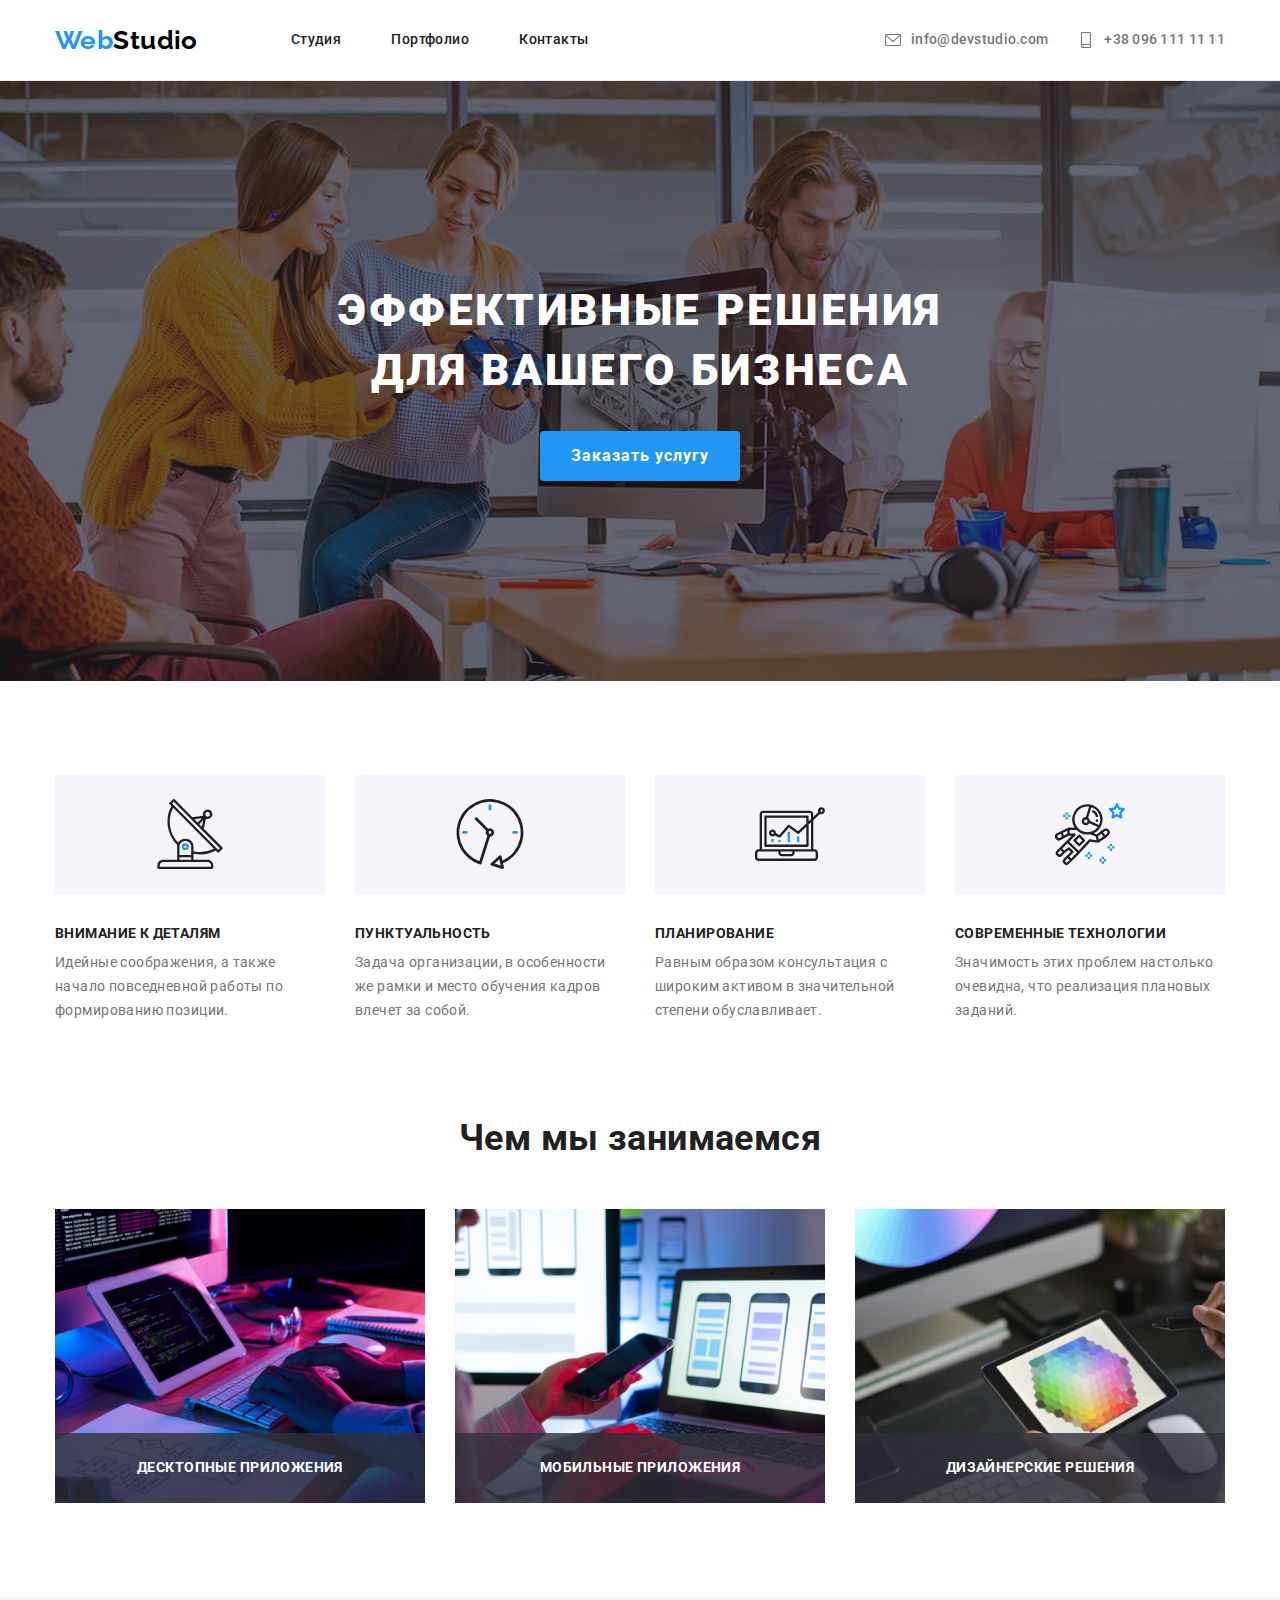
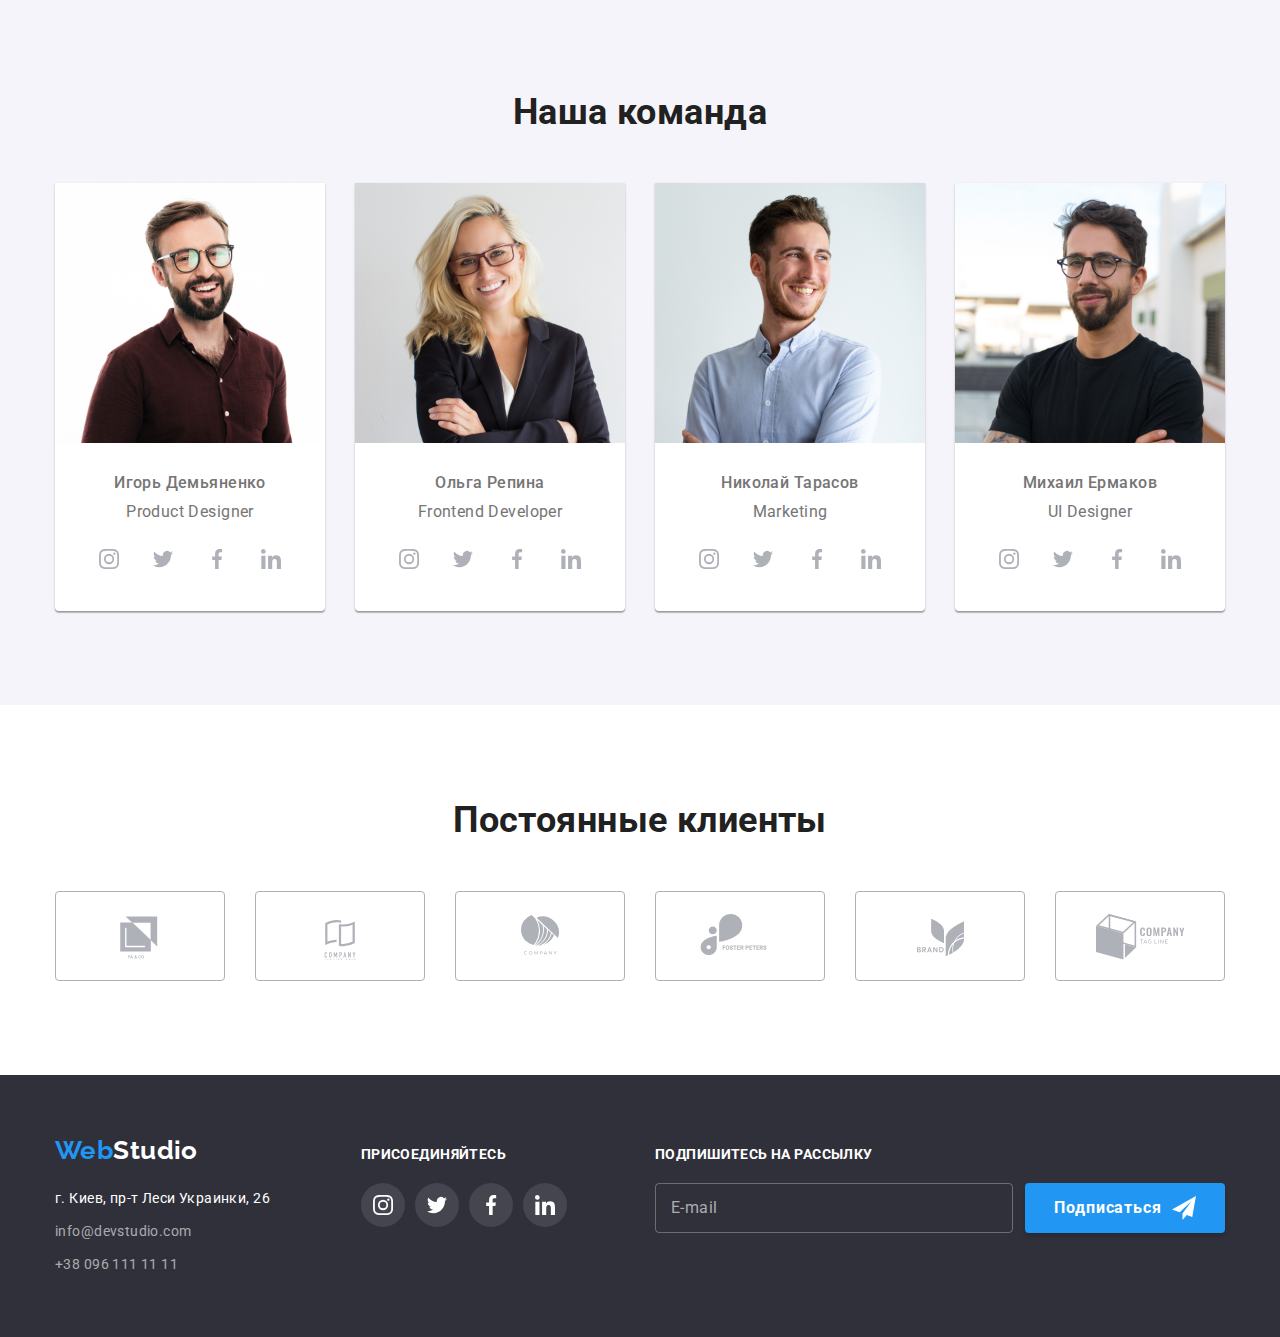
<file: index.html>
<!DOCTYPE html>
<html lang="ru">

<head>
  <meta charset="UTF-8" />
  <meta name="viewport" content="width=device-width, initial-scale=1.0" />
  <title>Document</title>
  <link rel="stylesheet" href="./css/main.min.css" />
  <link rel="preconnect" href="https://fonts.gstatic.com" />
  <link href="https://fonts.googleapis.com/css2?family=Raleway:wght@700&family=Roboto:wght@400;500;700;900&display=swap"
    rel="stylesheet" />
  <link rel="stylesheet" href="https://cdnjs.com/libraries/modern-normalize/1.0.0" />
</head>

<body>
  <!-- header  -->
  <header class="header">
    <div class="conteiner">
      <a href="./index.html" class="logo"> Web<span class="logo-text">Studio</span> </a>
      <nav>
        <ul class="header-nav">
          <li class="header-list"><a href="./index.html" class="header-links">Студия</a></li>
          <li class="header-list"><a href="./portfolio.html" class="header-links">Портфолио</a></li>
          <li class="header-list"><a href="" class="header-links">Контакты</a></li>
        </ul>
      </nav>
      <div class="header-address">
        <a href="mailto:info@devstudio.com" class="header-address-link">
          <svg class="header-address-img">
            <use href="./img/icon/sprite.svg#icon-envelope"></use>
          </svg>
          <span class="header-address-text">info@devstudio.com</span>
        </a>
        <a href="tel:+380961111111" class="header-address-link">
          <svg class="header-address-img">
            <use href="./img/icon/sprite.svg#icon-smartphone"></use>
          </svg>
          <span class="header-address-text"> +38 096 111 11 11</span></a>
      </div>
    </div>
  </header>

  <!-- ===================MAIN BLOCK =====++=========== -->
  <main>
    <!-- Шапка -->
    <section class="hero">
      <div class="conteiner">
        <h1 class="titul-one">Эффективные решения для вашего бизнеса</h1>
        <button class="button-all" data-modal-open>Заказать услугу</button>
      </div>

    </section>

    <!-- Особенности -->
    <section class="features">
      <div class="conteiner">
        <h2 class="titul-two">Особенности</h2>
        <ul class="features-box">
          <li class="features-list">
            <button class="features-img">
              <svg class="sign">
                <use href="./img/icon/sprite.svg#icon-antenna_1"></use>
              </svg>
            </button>
            <h3 class="titul-three">Внимание к деталям</h3>
            <p>Идейные соображения, а также начало повседневной работы по формированию позиции.</p>
          </li>
          <li class="features-list">
            <button class="features-img">
              <svg class="sign">
                <use href="./img/icon/sprite.svg#icon-clock_1"></use>
              </svg>
            </button>
            <h3 class="titul-three">Пунктуальность</h3>
            <p>Задача организации, в особенности же рамки и место обучения кадров влечет за собой.</p>
          </li>
          <li class="features-list">
            <button class="features-img">
              <svg class="sign">
                <use href="./img/icon/sprite.svg#icon-diagram_1"></use>
              </svg>
            </button>
            <h3 class="titul-three">Планирование</h3>
            <p>Равным образом консультация с широким активом в значительной степени обуславливает.</p>
          </li>
          <li class="features-list">
            <button class="features-img">
              <svg class="sign">
                <use href="./img/icon/sprite.svg#icon-astronaut_1"></use>
              </svg>
            </button>
            <h3 class="titul-three">Современные технологии</h3>
            <p>Значимость этих проблем настолько очевидна, что реализация плановых заданий.</p>
          </li>
        </ul>
      </div>
    </section>

    <!-- Чем мы занимаемся -->
    <section class="doing">
      <div class="conteiner">
        <h2 class="titul-two">Чем мы занимаемся</h2>
        <ul class="doing-box">
          <li class="doing-list">
            <img src="./img/img1.png" width="370" alt="img1" />
            <div class="doing-block">
              <p class="doing-text">Десктопные приложения</p>
            </div>
          </li>
          <li class="doing-list">
            <img src="./img/img2.png" width="370" alt="img2" />
            <div class="doing-block">
              <p class="doing-text">Мобильные приложения</p>
            </div>
          </li>
          <li class="doing-list">
            <img src="./img/img3.png" width="370" alt="img3" />
            <div class="doing-block">
              <p class="doing-text">Дизайнерские решения</p>
            </div>
          </li>
        </ul>
      </div>
    </section>

    <!-- Наша команда -->
    <section class="team">
      <div class="conteiner">
        <h2 class="titul-two">Наша команда</h2>
        <ul class="team-box">
          <li class="team-list">
            <img src="./img/team1.jpg" width="270" alt="Игорь Демьяненко" />
            <div class="team-info">
              <h3 class="team-name">Игорь Демьяненко</h3>
              <p class="profession">Product Designer</p>
              <ul class="icon-block">
                <li class="icon-list">
                  <a href="" class="icon-link">
                    <svg class="icon-img">
                      <use href="./img/icon/sprite.svg#icon-instagram"></use>
                    </svg>
                  </a>
                </li>
                <li class="icon-list">
                  <a href="" class="icon-link">
                    <svg class="icon-img">
                      <use href="./img/icon/sprite.svg#icon-twitter"></use>
                    </svg>
                  </a>
                </li>
                <li class="icon-list">
                  <a href="" class="icon-link">
                    <svg class="icon-img">
                      <use href="./img/icon/sprite.svg#icon-facebook"></use>
                    </svg>
                  </a>
                </li>
                <li class="icon-list">
                  <a href="" class="icon-link">
                    <svg class="icon-img">
                      <use href="./img/icon/sprite.svg#icon-linkedin"></use>
                    </svg>
                  </a>
                </li>
              </ul>
            </div>
          </li>
          <li class="team-list">
            <img src="./img/team2.jpg" width="270" alt="Ольга Репина" />
            <div class="team-info">
              <h3 class="team-name">Ольга Репина</h3>
              <p class="profession">Frontend Developer</p>
              <ul class="icon-block">
                <li class="icon-list">
                  <a href="" class="icon-link">
                    <svg class="icon-img">
                      <use href="./img/icon/sprite.svg#icon-instagram"></use>
                    </svg>
                  </a>
                </li>
                <li class="icon-list">
                  <a href="" class="icon-link">
                    <svg class="icon-img">
                      <use href="./img/icon/sprite.svg#icon-twitter"></use>
                    </svg>
                  </a>
                </li>
                <li class="icon-list">
                  <a href="" class="icon-link">
                    <svg class="icon-img">
                      <use href="./img/icon/sprite.svg#icon-facebook"></use>
                    </svg>
                  </a>
                </li>
                <li class="icon-list">
                  <a href="" class="icon-link">
                    <svg class="icon-img">
                      <use href="./img/icon/sprite.svg#icon-linkedin"></use>
                    </svg>
                  </a>
                </li>
              </ul>
            </div>
          </li>
          <li class="team-list">
            <img src="./img/team3.jpg" width="270" alt="Николай Тарасов" />
            <div class="team-info">
              <h3 class="team-name">Николай Тарасов</h3>
              <p class="profession">Marketing</p>
              <ul class="icon-block">
                <li class="icon-list">
                  <a href="" class="icon-link">
                    <svg class="icon-img">
                      <use href="./img/icon/sprite.svg#icon-instagram"></use>
                    </svg>
                  </a>
                </li>
                <li class="icon-list">
                  <a href="" class="icon-link">
                    <svg class="icon-img">
                      <use href="./img/icon/sprite.svg#icon-twitter"></use>
                    </svg>
                  </a>
                </li>
                <li class="icon-list">
                  <a href="" class="icon-link">
                    <svg class="icon-img">
                      <use href="./img/icon/sprite.svg#icon-facebook"></use>
                    </svg>
                  </a>
                </li>
                <li class="icon-list">
                  <a href="" class="icon-link">
                    <svg class="icon-img">
                      <use href="./img/icon/sprite.svg#icon-linkedin"></use>
                    </svg>
                  </a>
                </li>
              </ul>
            </div>
          </li>
          <li class="team-list">
            <img src="./img/team4.jpg" width="270" alt="Михаил Ермаков" />
            <div class="team-info">
              <h3 class="team-name">Михаил Ермаков</h3>
              <p class="profession">UI Designer</p>
              <ul class="icon-block">
                <li class="icon-list">
                  <a href="" class="icon-link">
                    <svg class="icon-img">
                      <use href="./img/icon/sprite.svg#icon-instagram"></use>
                    </svg>
                  </a>
                </li>
                <li class="icon-list">
                  <a href="" class="icon-link">
                    <svg class="icon-img">
                      <use href="./img/icon/sprite.svg#icon-twitter"></use>
                    </svg>
                  </a>
                </li>
                <li class="icon-list">
                  <a href="" class="icon-link">
                    <svg class="icon-img">
                      <use href="./img/icon/sprite.svg#icon-facebook"></use>
                    </svg>
                  </a>
                </li>
                <li class="icon-list">
                  <a href="" class="icon-link">
                    <svg class="icon-img">
                      <use href="./img/icon/sprite.svg#icon-linkedin"></use>
                    </svg>
                  </a>
                </li>
              </ul>
            </div>
          </li>
        </ul>
      </div>
    </section>


    <!-- Клиенты -->
    <section class="clients">
      <div class="conteiner">
        <h2 class="titul-two">Постоянные клиенты</h2>
        <ul class="clients-box">
          <li class="clients-list">
            <a href="" class="clients-link">
              <svg width="45px" height="50px" class="clients-img">
                <use href="./img/icon/sprite.svg#icon-logo1"></use>
              </svg>
            </a>
          </li>
          <li class="clients-list"> 
            <a href="" class="clients-link">
              <svg width="40px" height="52px" class="clients-img">
                <use href="./img/icon/sprite.svg#icon-logo2"></use>
              </svg>
            </a>
          </li>
          <li class="clients-list">
            <a href="" class="clients-link">
              <svg width="40px" height="42px" class="clients-img">
                <use href="./img/icon/sprite.svg#icon-logo3"></use>
              </svg>
            </a>
          </li>
          <li class="clients-list">
            <a href="" class="clients-link">
              <svg width="80px" height="42px" class="clients-img">
                <use href="./img/icon/sprite.svg#icon-logo4"></use>
              </svg>
            </a>
          </li>
          <li class="clients-list">
            <a href="" class="clients-link">
              <svg width="59px" height="47px" class="clients-img">
                <use href="./img/icon/sprite.svg#icon-logo5"></use>
              </svg>
            </a>
          </li>
          <li class="clients-list">
            <a href="" class="clients-link">
              <svg width="89px" height="46px" class="clients-img">
                <use href="./img/icon/sprite.svg#icon-logo6"></use>
              </svg>
            </a>
          </li>
        </ul>
      </div>
    </section>
  </main>

  <!-- footer -->
  <footer class="footer">
    <div class="conteiner">
      <div>
        <a href="./index.html" class="logo"> Web<span class="logo-text">Studio</span> </a>
        <address class="footer-address">
          <p class="footer-address-text">г. Киев, пр-т Леси Украинки, 26</p>
          <p class="footer-address-text"><a href="mailto:info@devstudio.com" class="footer-address-link">info@devstudio.com</a></p>
          <p class="footer-address-text"><a href="tel:+380961111111" class="footer-address-link">+38 096 111 11 11</a></p>
        </address>
      </div>
      <div class="action">
        <p class="footer-appeal">Присоединяйтесь</p>
        <ul class="icon-block">
          <li class="icon-list">
            <a href="" class="icon-link">
              <svg class="icon-img">
                <use href="./img/icon/sprite.svg#icon-instagram"></use>
              </svg>
            </a>
          </li>
          <li class="icon-list">
            <a href="" class="icon-link">
              <svg class="icon-img">
                <use href="./img/icon/sprite.svg#icon-twitter"></use>
              </svg>
            </a>
          </li>
          <li class="icon-list">
            <a href="" class="icon-link">
              <svg class="icon-img">
                <use href="./img/icon/sprite.svg#icon-facebook"></use>
              </svg>
            </a>
          </li>
          <li class="icon-list">
            <a href="" class="icon-link"> 
              <svg class="icon-img">
                <use href="./img/icon/sprite.svg#icon-linkedin"></use>
              </svg>
            </a>
          </li>
        </ul>
      </div>
      <div role="group" class="letter">
        <p class="footer-appeal">Подпишитесь на рассылку</p>
        <div class="letter-box">
          <label class="letter-form">
            <input class="letter-input" type="email" name="email" autocomplete="off" placeholder=" ">
            <span class="letter-text">E-mail</span>
          </label>
          <button type="submit" class="button-all">
            <span>Подписаться</span>
            <svg class="button-all-img">
              <use href="./img/icon/sprite.svg#icon-send"></use>
            </svg>
          </button>
        </div>
      </div>
    </div>
  </footer>


  <!------------ Модальное окно ---------->
  <div class="backdrop is-hidden" data-modal>
    <form action="#" class="modal">
      <h2 class="titul-two">Оставьте свои данные, мы вам перезвоним</h2>
      <label class="modal-block">
        Имя
        <span>
          <input type="text" name="name" placeholder="" required autofocus>
          <svg>
            <use href="./img/icon/sprite.svg#icon-people"></use>
          </svg>
        </span>
      </label>
      <label class="modal-block">
        Телефон
        <span>
          <input type="tel" name="tel" placeholder="">
          <svg>
            <use href="./img/icon/sprite.svg#icon-coll"></use>
          </svg>
        </span>
      </label>
      <label class="modal-block">
        Почта
        <span>
          <input type="email" name="email" placeholder="">
          <svg>
            <use href="./img/icon/sprite.svg#icon-email"></use>
          </svg>
        </span>
      </label>
      <label class="modal-block">
        Комментарий
        <textarea name="coment" rows="10" placeholder="Введите текст"></textarea>
      </label>
      <div role="group" class="agree">
        <input type="checkbox" name="agree" value="agree" id="agree" class="agree-input is-hidden">
        <label for="agree" class="agree-label">Соглашаюсь с рассылкой и принимаю <a href="">Условия договора</a></label>
      </div>
      <button class="button-all modal-button">Отправить</button>
      <button data-modal-close type="reset" class="icon-x">
        <svg>
          <use href="./img/icon/sprite.svg#icon-close"></use>
        </svg>
      </button>
    </form>
  </div>

  <script src="./js/modal.js"></script>
</body>

</html>
</file>
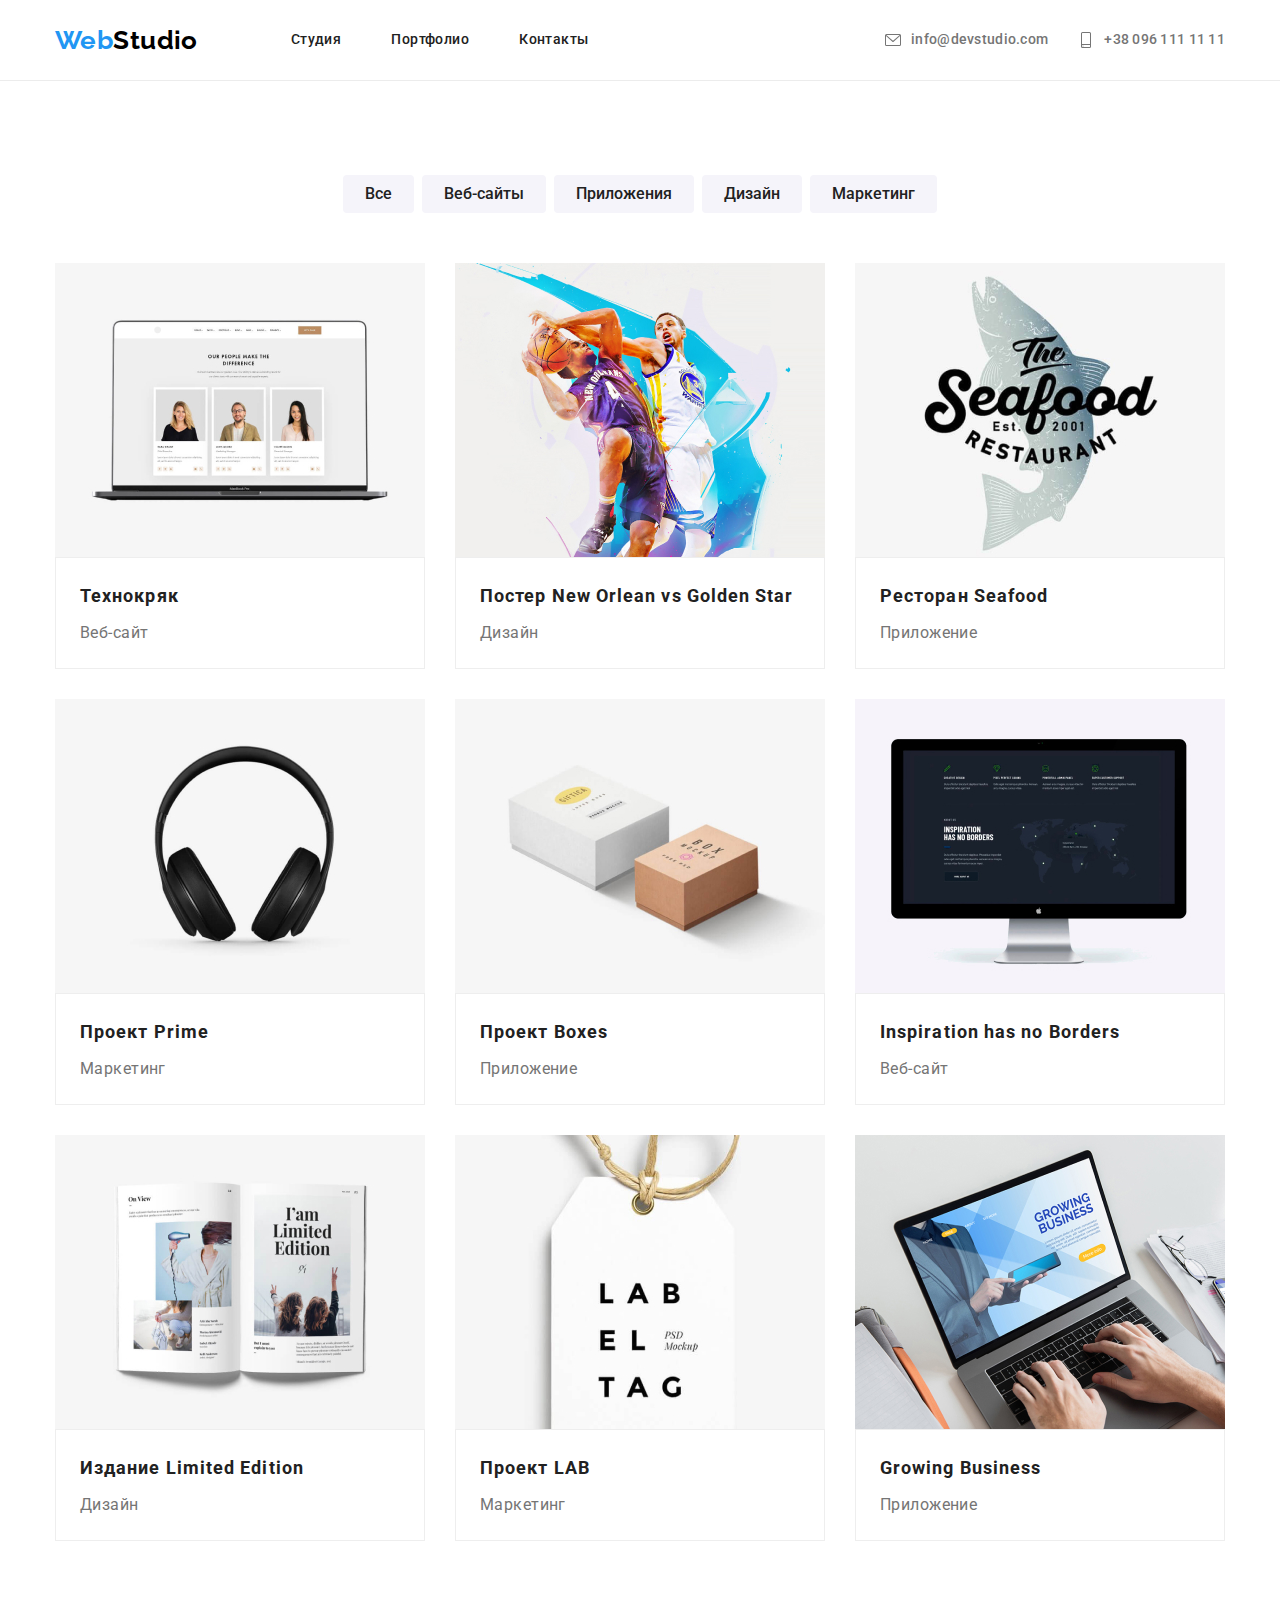
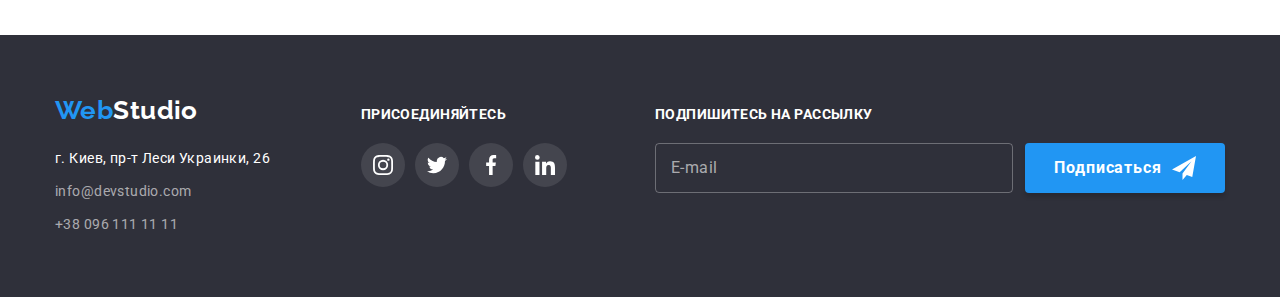
<file: portfolio.html>
<!DOCTYPE html>
<html lang="en">

<head>
  <meta charset="UTF-8" />
  <meta name="viewport" content="width=device-width, initial-scale=1.0" />
  <title>Document</title>
  <link rel="stylesheet" href="./css/main.min.css" />
  <link href="https://fonts.googleapis.com/css2?family=Raleway:wght@700&family=Roboto:wght@400;500;700&display=swap"
    rel="stylesheet" />
</head>

<body>
 <!-- header  -->
 <header class="header">
  <div class="conteiner">
    <a href="./index.html" class="logo"> Web<span class="logo-text">Studio</span> </a>
    <nav>
      <ul class="header-nav">
        <li class="header-list"><a href="./index.html" class="header-links">Студия</a></li>
        <li class="header-list"><a href="./portfolio.html" class="header-links">Портфолио</a></li>
        <li class="header-list"><a href="" class="header-links">Контакты</a></li>
      </ul>
    </nav>
    <div class="header-address">
      <a href="mailto:info@devstudio.com" class="header-address-link">
        <svg class="header-address-img">
          <use href="./img/icon/sprite.svg#icon-envelope"></use>
        </svg>
        <span class="header-address-text">info@devstudio.com</span>
      </a>
      <a href="tel:+380961111111" class="header-address-link">
        <svg class="header-address-img">
          <use href="./img/icon/sprite.svg#icon-smartphone"></use>
        </svg>
        <span class="header-address-text"> +38 096 111 11 11</span></a>
    </div>
  </div>
</header>

  <!-- ===================MAIN BLOCK =====++=========== -->
  <main>
    <!-- Проекты -->

    <!-- Кнопки -->
    <section class="projects">
      <div class="conteiner">
        <h1 class="titul-one">Портфолио</h1>
        <ul class="button-box">
          <li class="button-list"><button class="button-link">Все</button></li>
          <li class="button-list"><button class="button-link">Веб-сайты</button></li>
          <li class="button-list"><button class="button-link">Приложения</button></li>
          <li class="button-list"><button class="button-link">Дизайн</button></li>
          <li class="button-list"><button class="button-link">Маркетинг</button></li>
        </ul>

        <!-- Проекты -->
        <ul class="projects-block">
          <li class="projects-name">
            <a href="" class="project-link">
              <div class="projects-name-img">
                <img src="./img/Project1.jpg" width="370" alt="Технокряк" />
                <div class="open">
                  <p class="project-description">Технокряк это современная площадка распространения коронавируса. Компании используют эту платформу
                    для цифрового шпионажа и атак на защищённые сервера конкурентов.</p>
                </div>
              </div>
              <div class="projects-name-index">
                <h2 class="titul-two">Технокряк</h2>
                <p class="project-type">Веб-сайт</p>
              </div>
            </a>
          </li>
          <li class="projects-name">
            <a href="" class="project-link">
              <div class="projects-name-img">
                <img src="./img/Project2.jpg" width="370" alt="Постер New Orlean vs Golden Star" />
                <div class="open">
                  <p class="project-description">Технокряк это современная площадка распространения коронавируса. Компании используют эту платформу
                    для цифрового шпионажа и атак на защищённые сервера конкурентов.</p>
                </div>
              </div>
              <div class="projects-name-index">
                <h2 class="titul-two">Постер New Orlean vs Golden Star</h2>
                <p class="project-type">Дизайн</p>
              </div>
            </a>
          </li>
          <li class="projects-name">
            <a href="" class="project-link">
              <div class="projects-name-img">
                <img src="./img/Project3.jpg" width="370" alt="Ресторан Seafood" />
                <div class="open">
                  <p class="project-description">Технокряк это современная площадка распространения коронавируса. Компании используют эту платформу
                    для цифрового шпионажа и атак на защищённые сервера конкурентов.</p>
                </div>
              </div>
              <div class="projects-name-index">
                <h2 class="titul-two">Ресторан Seafood</h2>
                <p class="project-type">Приложение</p>
              </div>
            </a>
          </li>
          <li class="projects-name">
            <a href="" class="project-link">
              <div class="projects-name-img">
                <img src="./img/Project4.jpg" width="370" alt="Проект Prime" />
                <div class="open">
                  <p class="project-description">Технокряк это современная площадка распространения коронавируса. Компании используют эту платформу
                    для цифрового шпионажа и атак на защищённые сервера конкурентов.</p>
                </div>
              </div>
              <div class="projects-name-index">
                <h2 class="titul-two">Проект Prime</h2>
                <p class="project-type">Маркетинг</p>
              </div>
            </a>
          </li>
          <li class="projects-name">
            <a href="" class="project-link">
              <div class="projects-name-img">
                <img src="./img/Project5.jpg" width="370" alt="Проект Boxes" />
                <div class="open">
                  <p class="project-description">Технокряк это современная площадка распространения коронавируса. Компании используют эту платформу
                    для цифрового шпионажа и атак на защищённые сервера конкурентов.</p>
                </div>
              </div>
              <div class="projects-name-index">
                <h2 class="titul-two">Проект Boxes</h2>
                <p class="project-type">Приложение</p>
              </div>
            </a>
          </li>
          <li class="projects-name">
            <a href="" class="project-link">
              <div class="projects-name-img">
                <img src="./img/Project6.jpg" width="370" alt="Inspiration has no Borders" />
                <div class="open">
                  <p class="project-description">Технокряк это современная площадка распространения коронавируса. Компании используют эту платформу
                    для цифрового шпионажа и атак на защищённые сервера конкурентов.</p>
                </div>
              </div>
              <div class="projects-name-index">
                <h2 class="titul-two">Inspiration has no Borders</h2>
                <p class="project-type">Веб-сайт</p>
              </div>
            </a>
          </li>
          <li class="projects-name">
            <a href="" class="project-link">
              <div class="projects-name-img">
                <img src="./img/Project7.jpg" width="370" alt="Издание Limited Edition" />
                <div class="open">
                  <p class="project-description">Технокряк это современная площадка распространения коронавируса. Компании используют эту платформу
                    для цифрового шпионажа и атак на защищённые сервера конкурентов.</p>
                </div>
              </div>
              <div class="projects-name-index">
                <h2 class="titul-two">Издание Limited Edition</h2>
                <p class="project-type">Дизайн</p>
              </div>
            </a>
          </li>
          <li class="projects-name">
            <a href="" class="project-link">
              <div class="projects-name-img">
                <img src="./img/Project8.jpg" width="370" alt="Проект LAB" />
                <div class="open">
                  <p class="project-description">Технокряк это современная площадка распространения коронавируса. Компании используют эту платформу
                    для цифрового шпионажа и атак на защищённые сервера конкурентов.</p>
                </div>
              </div>
              <div class="projects-name-index">
                <h2 class="titul-two">Проект LAB</h2>
                <p class="project-type">Маркетинг</p>
              </div>
            </a>
          </li>
          <li class="projects-name">
            <a href="" class="project-link">
              <div class="projects-name-img">
                <img src="./img/Project9.jpg" width="370" alt="Growing Business" />
                <div class="open">
                  <p class="project-description">Технокряк это современная площадка распространения коронавируса. Компании используют эту платформу
                    для цифрового шпионажа и атак на защищённые сервера конкурентов.</p>
                </div>
              </div>
              <div class="projects-name-index">
                <h2 class="titul-two">Growing Business</h2>
                <p class="project-type">Приложение</p>
              </div>
            </a>
          </li>
        </ul>
      </div>
    </section>
  </main>


  <!-- footer -->
  <footer class="footer">
    <div class="conteiner">
      <div>
        <a href="./index.html" class="logo"> Web<span class="logo-text">Studio</span> </a>
        <address class="footer-address">
          <p class="footer-address-text">г. Киев, пр-т Леси Украинки, 26</p>
          <p class="footer-address-text"><a href="mailto:info@devstudio.com" class="footer-address-link">info@devstudio.com</a></p>
          <p class="footer-address-text"><a href="tel:+380961111111" class="footer-address-link">+38 096 111 11 11</a></p>
        </address>
      </div>
      <div class="action">
        <p class="footer-appeal">Присоединяйтесь</p>
        <ul class="icon-block">
          <li class="icon-list">
            <a href="" class="icon-link">
              <svg class="icon-img">
                <use href="./img/icon/sprite.svg#icon-instagram"></use>
              </svg>
            </a>
          </li>
          <li class="icon-list">
            <a href="" class="icon-link">
              <svg class="icon-img">
                <use href="./img/icon/sprite.svg#icon-twitter"></use>
              </svg>
            </a>
          </li>
          <li class="icon-list">
            <a href="" class="icon-link">
              <svg class="icon-img">
                <use href="./img/icon/sprite.svg#icon-facebook"></use>
              </svg>
            </a>
          </li>
          <li class="icon-list">
            <a href="" class="icon-link"> 
              <svg class="icon-img">
                <use href="./img/icon/sprite.svg#icon-linkedin"></use>
              </svg>
            </a>
          </li>
        </ul>
      </div>
      <div role="group" class="letter">
        <p class="footer-appeal">Подпишитесь на рассылку</p>
        <div class="letter-box">
          <label class="letter-form">
            <input class="letter-input" type="email" name="email" autocomplete="off" placeholder=" ">
            <span class="letter-text">E-mail</span>
          </label>
          <button type="submit" class="button-all">
            <span>Подписаться</span>
            <svg class="button-all-img">
              <use href="./img/icon/sprite.svg#icon-send"></use>
            </svg>
          </button>
        </div>
      </div>
    </div>
  </footer>


</body>

</html>
</file>
<file: css/main.min.css>
:root{--links-text-color: #212121;--links-text-color-active: #2196f3;--h2-h4-text-color: #212121;--standart-text: #757575;--text-hero: #ffffff;--icon-color: #afb1b8;--icon-active-color: #ffffff;--icon-active-back-color: #2196f3;--transition-duration: 250ms;--transition-timing-function: cubic-bezier(0.4, 0, 0.2, 1)}*,*::before,*::after{box-sizing:border-box}body{margin:0;font-family:'Roboto', sans-serif;color:var(--standart-text);font-size:14px;line-height:1.71;letter-spacing:0.03em}p{margin:0}ul{list-style:none;margin:0;padding:0}a{text-decoration:none}img{display:block;margin:0}button,input,textarea{font-family:'Roboto', sans-serif}.conteiner{display:block;max-width:1200px;padding:0 15px;margin-left:auto;margin-right:auto}.header .conteiner{display:flex;align-items:center;height:80px}.footer .conteiner{display:flex}.button-all{width:200px;height:50px;display:flex;justify-content:center;align-items:center;border:0;border-radius:4px;background-color:#2196f3;box-shadow:0px 4px 4px rgba(0,0,0,0.15);font-weight:700;font-size:16px;line-height:1.87;letter-spacing:0.06em;text-align:center;color:#ffffff}.hero .button-all{margin-top:30px;margin-left:auto;margin-right:auto}.footer .button-all{margin-left:12px}.button-all-img{height:24px;width:24px;margin-left:10px}.titul-one{margin:0 auto;width:700px;font-weight:900;font-size:44px;line-height:1.36;text-align:center;text-transform:uppercase;letter-spacing:0.06em;color:var(--text-hero)}.projects .titul-one{display:none}.titul-two{margin:0;color:var(--h2-h4-text-color);font-weight:700;font-size:36px;line-height:1.17;text-align:center}.features .titul-two{display:none}.titul-three{margin:0;color:var(--h2-h4-text-color);font-weight:700}.features .titul-three{margin-top:30px;font-size:14px;line-height:1.143;text-transform:uppercase}.logo{margin-right:93px;font-family:'Raleway', sans-serif;font-weight:700;font-size:26px;line-height:1.19;color:#2196f3}.logo-text{color:#000000}footer .logo-text{color:#ffffff}.backdrop{position:fixed;left:0;top:0;height:100%;width:100%;visibility:visible;pointer-events:auto;background:rgba(0,0,0,0.2);transition-duration:var(--transition-duration);transition-timing-function:var(--transition-timing-function)}.is-hidden{opacity:0;visibility:hidden;pointer-events:none}.modal{display:flex;flex-direction:column;position:absolute;left:50%;top:50%;transform:translate(-50%, -50%);max-height:581;min-width:528px;padding:40px;background:#ffffff;box-shadow:0px 1px 3px rgba(0,0,0,0.12),0px 1px 1px rgba(0,0,0,0.14),0px 2px 1px rgba(0,0,0,0.2);border-radius:4px}.modal h2{font-size:20px;line-height:1.15;color:var(--h2-h4-text-color);margin-bottom:12px}.modal-block{display:flex;flex-direction:column;margin:10px 0 0 0;font-weight:400;font-size:12px;line-height:1.17;letter-spacing:0.01em;color:var(--standart-text)}.modal-block input{width:100%;outline-color:#2196f3;border:1px solid rgba(33,33,33,0.2);border-radius:4px;padding-left:42px;height:40px;font-size:14px;line-height:1.14;color:#000000}.modal-block span{margin-top:4px;display:block;position:relative}.modal-block svg{position:absolute;left:15px;bottom:50%;transform:translateY(50%);height:18px;width:18px;fill:var(--links-text-color);transition-duration:var(--transition-duration);transition-timing-function:var(--transition-timing-function)}.modal-block input:focus+svg{fill:#2196f3}textarea{margin-top:4px;resize:none;height:120px;outline-color:#2196f3;border:1px solid rgba(33,33,33,0.2);border-radius:4px;padding:12px 16px}.modal-button{margin-top:30px;margin-left:auto;margin-right:auto}.agree{margin-top:20px}.agree-input{margin:0}.agree-label,.agree a{margin-left:7px;font-weight:400;font-size:14px;line-height:1.71;color:var(--standart-text)}.agree-label{color:var(--standart-text);display:inline-block}.agree-label::before{display:inline-block;content:'';vertical-align:middle;margin-right:7px;height:15px;width:16px;border:1px solid #000000;background-color:#ffffff;background-position:50% 50%}.agree-input:checked+.agree-label::before{background-image:url(../img/icon/icon_check.png);border:#ffffff}.agree a{color:var(--links-text-color-active)}.icon-x{position:absolute;display:flex;justify-content:center;align-items:center;right:8px;top:8px;height:30px;width:30px;background-color:#ffffff;border:1px solid rgba(0,0,0,0.1);border-radius:50%;transition-duration:var(--transition-duration);transition-timing-function:var(--transition-timing-function)}.icon-x svg{height:11px;width:11px}.icon-x:hover svg,.icon-x:focus svg{fill:var(--icon-active-back-color)}.icon-block{display:flex}.icon-list:not(:first-child){margin-left:10px}.icon-link{display:flex;justify-content:center;align-items:center;height:44px;width:44px;padding:0;border:0;border-radius:50%;transition-duration:var(--transition-duration);transition-timing-function:var(--transition-timing-function)}.icon-link:hover,.icon-link:focus{background-color:var(--icon-active-back-color)}.footer .icon-link{background-color:rgba(255,255,255,0.1)}.footer .icon-link:hover,.footer .icon-link:focus{background-color:var(--icon-active-back-color)}.icon-img{height:20px;width:20px;fill:var(--icon-color);transition-duration:var(--transition-duration);transition-timing-function:var(--transition-timing-function)}.icon-link:hover .icon-img,.icon-link:focus .icon-img{fill:#ffffff}.footer .icon-img{fill:#ffffff}.header{border-bottom:1px solid #ececec}.header-nav{display:flex}.header-list:not(:first-child){margin-left:50px}.header-links{display:inline-block;position:relative;padding:32px 0;font-weight:500;font-size:14px;line-height:1.14;color:var(--links-text-color);transition-duration:var(--transition-duration);transition-timing-function:var(--transition-timing-function)}.header-links:hover,.header-links:focus{color:var(--links-text-color-active)}.header-links::after{position:absolute;display:block;content:'';margin-top:28px;width:100%;height:4px;opacity:0;background-color:var(--links-text-color-active);transition-duration:var(--transition-duration);transition-timing-function:var(--transition-timing-function)}.header-links:hover::after,.header-links:focus::after{opacity:1}.header-address{display:flex;margin-left:auto}.header-address-link{display:flex;align-items:center}.header-address-link:not(:first-child){margin-left:30px}.header-address-img{width:16px;height:16px;margin-right:10px;fill:var(--standart-text);transition-duration:var(--transition-duration);transition-timing-function:var(--transition-timing-function)}.header-address-link:hover .header-address-img,.header-address-link:focus .header-address-img{fill:var(--links-text-color-active)}.header-address-text{font-style:normal;font-weight:500;font-size:14px;line-height:1.14;letter-spacing:0.02em;color:var(--standart-text);transition-duration:var(--transition-duration);transition-timing-function:var(--transition-timing-function)}.header-address-link:hover .header-address-text,.header-address-link:focus .header-address-text{color:var(--links-text-color-active)}.hero{background-image:linear-gradient(rgba(47,48,58,0.4), rgba(47,48,58,0.4)),url(../img/icon/hero_img.jpg);background-color:#2f303a;background-position:center;background-size:cover;height:600px;text-align:center;padding-top:200px}.features{padding:94px 0 47px}.features-box{display:flex}.features-list:not(:first-child){margin-left:30px}.features-img{display:block;height:120px;width:270px;padding:0;background-color:#f5f4fa;border-radius:4px;border:none}.sign{width:70px;height:70px}.features p{margin-top:10px;margin-bottom:0}.doing{padding:47px 0 94px}.doing-box{display:flex;margin-top:50px;justify-content:space-between}.doing-list{position:relative}.doing-list:not(:first-child){margin-left:30px}.doing-block{position:absolute;display:flex;justify-content:center;align-items:center;left:0;bottom:0;width:100%;height:70px;background:rgba(47,48,58,0.8)}.doing-text{color:#ffffff;font-weight:700;font-size:14px;line-height:1.14;text-transform:uppercase}.team{padding:94px 0;background:#f5f4fa}.team-box{display:flex;margin-top:50px;justify-content:space-between}.team-list{box-sizing:border-box;width:270px;border-radius:0px 0px 4px 4px;background-color:#ffffff;box-shadow:0px 1px 3px rgba(0,0,0,0.12),0px 1px 1px rgba(0,0,0,0.14),0px 2px 1px rgba(0,0,0,0.2)}.team-info{padding:30px 32px}.team-info .team-name{margin:0;padding:0;font-weight:500;font-size:16px;line-height:1.19;text-align:center}.profession{margin:10px 0 16px 0;padding:0;font-weight:400;font-size:16px;line-height:1.19;text-align:center}.clients{padding:94px 0}.clients-box{margin-top:50px;display:flex;justify-content:space-between}.clients-list:not(:first-child){margin-left:30px}.clients-link{display:block;height:90px;width:170px;padding:0;border:1px solid var(--icon-color);box-sizing:border-box;border-radius:4px;padding:22px;text-align:center;background-color:#ffffff;transition-duration:var(--transition-duration);transition-timing-function:var(--transition-timing-function)}.clients-link:hover,.clients-link:focus{border:1px solid var(--icon-active-back-color)}.clients-img{fill:var(--icon-color);transition-duration:var(--transition-duration);transition-timing-function:var(--transition-timing-function)}.clients-link:hover .clients-img,.clients-link:focus .clients-img{fill:var(--icon-active-back-color)}.projects{padding:94px 0}.button-box{display:flex}.button-list:not(:first-child){margin-left:8px}.button-list:first-of-type{margin-left:auto}.button-list:last-of-type{margin-right:auto}.button-link{display:inline-block;padding:6px 22px;border:0;border-radius:4px;font-weight:500;font-size:16px;line-height:1.62;text-align:center;color:var(--links-text-color);background-color:#f5f4fa;transition-duration:var(--transition-duration);transition-timing-function:var(--transition-timing-function)}.button-link:hover,.button-link:focus{color:#ffffff;background-color:#2196f3;box-shadow:0px 3px 1px rgba(0,0,0,0.1),0px 1px 2px rgba(0,0,0,0.08),0px 2px 2px rgba(0,0,0,0.12)}.projects-block{display:flex;flex-wrap:wrap;margin-left:-30px;margin-top:20px}.projects-name{margin-left:30px;margin-top:30px;flex-basis:calc(100% / 3 - 30px);background:#ffffff}.project-link{display:block;transition-duration:var(--transition-duration);transition-timing-function:var(--transition-timing-function)}.project-link:hover,.project-link:focus{box-shadow:0px 1px 1px rgba(0,0,0,0.12),0px 4px 4px rgba(0,0,0,0.06),1px 4px 6px rgba(0,0,0,0.16);outline:none}.projects-name-img{position:relative;overflow:hidden}.projects-name-index{padding:20px 24px;border:1px solid #eeeeee}.projects-block .titul-two{text-align:left;font-size:18px;line-height:2;letter-spacing:0.06em}.project-type{margin:4px 0 0 0;font-size:16px;line-height:1.88;color:var(--standart-text)}.open{height:100%;width:100%;padding:63px 24px;background:rgba(33,150,243,0.9);position:absolute;left:0;top:100%;transition-duration:var(--transition-duration);transition-timing-function:var(--transition-timing-function)}.project-link:hover .open,.project-link:focus .open{transform:translateY(-100%)}.project-description{font-weight:normal;font-size:18px;line-height:1.56;color:#ffffff}.footer{padding:60px 0;background-color:#2f303a}.footer-address{margin-top:20px;font-style:normal}.footer-address-text{color:#ffffff;font-weight:400}.footer-address-text:not(:first-child){margin-top:9px}.footer-address-link{color:rgba(255,255,255,0.6)}.action{margin-top:12px;margin-left:70px}.footer-appeal{color:#ffffff;font-weight:700;line-height:1.14;margin-bottom:20px;text-transform:uppercase}.letter{margin-top:12px;margin-left:auto}.letter-box{display:flex}.letter-form{position:relative;display:block;overflow:hidden;transition-duration:var(--transition-duration);transition-timing-function:var(--transition-timing-function)}.letter-input{width:358px;height:50px;margin:0;padding-left:16px;border:1px solid rgba(255,255,255,0.3);border-radius:4px;background-color:rgba(0,0,0,0);font-weight:400;font-size:16px;color:#ffffff}.letter-text{position:absolute;left:16px;top:50%;transform:translateY(-50%);font-weight:400;font-size:16px;line-height:1.25;color:rgba(255,255,255,0.6)}.letter-form:focus-within>.letter-text,.letter-input:not(:placeholder-shown)+.letter-text{transform:translateY(-50px)}
/*# sourceMappingURL=main.min.css.map */
</file>
